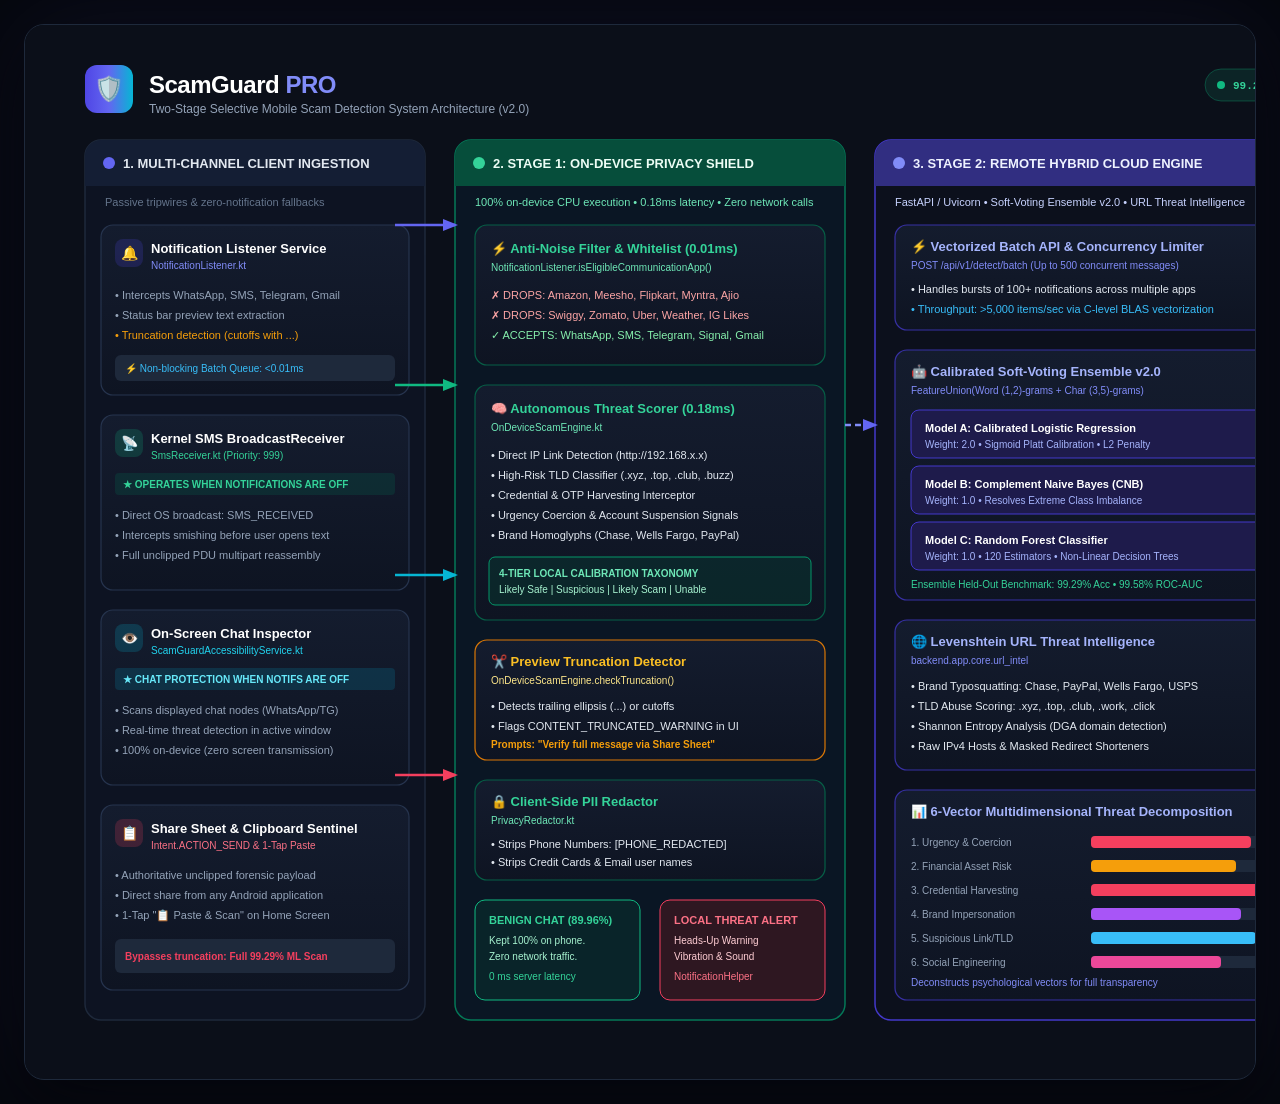
<file: docs/architecture_diagram.html>
<!DOCTYPE html>
<html lang="en">
<head>
  <meta charset="UTF-8">
  <title>ScamGuard PRO - System Architecture Diagram</title>
  <style>
    * {
      margin: 0;
      padding: 0;
      box-sizing: border-box;
    }
    body {
      background-color: #06080E;
      font-family: -apple-system, BlinkMacSystemFont, "Segoe UI", Roboto, Helvetica, Arial, sans-serif;
      display: flex;
      justify-content: center;
      align-items: center;
      min-height: 100vh;
      padding: 24px;
    }
    .diagram-container {
      background: #0B0F19;
      border: 1px solid #1E293B;
      border-radius: 20px;
      box-shadow: 0 25px 60px rgba(0, 0, 0, 0.6), 0 0 100px rgba(99, 102, 241, 0.1);
      overflow: hidden;
    }
  </style>
</head>
<body>
  <div class="diagram-container">
    <svg xmlns="http://www.w3.org/2000/svg" viewBox="0 0 1700 1050" width="1700" height="1050" style="background:#0B0F19;">
      <defs>
        <!-- Gradients -->
        <linearGradient id="headerGrad" x1="0%" y1="0%" x2="100%" y2="0%">
          <stop offset="0%" stop-color="#4F46E5" />
          <stop offset="50%" stop-color="#6366F1" />
          <stop offset="100%" stop-color="#06B6D4" />
        </linearGradient>

        <linearGradient id="cardGradDark" x1="0%" y1="0%" x2="0%" y2="100%">
          <stop offset="0%" stop-color="#141C2E" />
          <stop offset="100%" stop-color="#0E1422" />
        </linearGradient>

        <linearGradient id="edgeGrad" x1="0%" y1="0%" x2="100%" y2="100%">
          <stop offset="0%" stop-color="#064E3B" stop-opacity="0.3" />
          <stop offset="100%" stop-color="#022C22" stop-opacity="0.1" />
        </linearGradient>

        <linearGradient id="cloudGrad" x1="0%" y1="0%" x2="100%" y2="100%">
          <stop offset="0%" stop-color="#312E81" stop-opacity="0.3" />
          <stop offset="100%" stop-color="#1E1B4B" stop-opacity="0.1" />
        </linearGradient>

        <filter id="glow" x="-20%" y="-20%" width="140%" height="140%">
          <feGaussianBlur stdDeviation="8" result="blur" />
          <feComposite in="SourceGraphic" in2="blur" operator="over" />
        </filter>

        <!-- Markers for Arrows -->
        <marker id="arrowIndigo" viewBox="0 0 10 10" refX="8" refY="5" markerWidth="6" markerHeight="6" orient="auto-start-reverse">
          <path d="M 0 1 L 10 5 L 0 9 z" fill="#6366F1" />
        </marker>
        <marker id="arrowEmerald" viewBox="0 0 10 10" refX="8" refY="5" markerWidth="6" markerHeight="6" orient="auto-start-reverse">
          <path d="M 0 1 L 10 5 L 0 9 z" fill="#10B981" />
        </marker>
        <marker id="arrowAmber" viewBox="0 0 10 10" refX="8" refY="5" markerWidth="6" markerHeight="6" orient="auto-start-reverse">
          <path d="M 0 1 L 10 5 L 0 9 z" fill="#F59E0B" />
        </marker>
        <marker id="arrowRose" viewBox="0 0 10 10" refX="8" refY="5" markerWidth="6" markerHeight="6" orient="auto-start-reverse">
          <path d="M 0 1 L 10 5 L 0 9 z" fill="#F43F5E" />
        </marker>
        <marker id="arrowCyan" viewBox="0 0 10 10" refX="8" refY="5" markerWidth="6" markerHeight="6" orient="auto-start-reverse">
          <path d="M 0 1 L 10 5 L 0 9 z" fill="#06B6D4" />
        </marker>
      </defs>

      <!-- ==================== HEADER ==================== -->
      <g transform="translate(60, 40)">
        <rect x="0" y="0" width="48" height="48" rx="12" fill="url(#headerGrad)" />
        <text x="24" y="32" font-size="24" text-anchor="middle" fill="#FFFFFF">🛡️</text>
        
        <text x="64" y="28" font-size="24" font-weight="800" fill="#FFFFFF" letter-spacing="-0.5">ScamGuard <tspan fill="#818CF8">PRO</tspan></text>
        <text x="64" y="48" font-size="12" font-weight="500" fill="#94A3B8">Two-Stage Selective Mobile Scam Detection System Architecture (v2.0)</text>

        <!-- Right Side Badges -->
        <g transform="translate(1120, 4)">
          <rect x="0" y="0" width="130" height="32" rx="16" fill="#10B981" fill-opacity="0.12" stroke="#10B981" stroke-opacity="0.3" />
          <circle cx="16" cy="16" r="4" fill="#10B981" />
          <text x="28" y="20" font-size="11" font-weight="700" fill="#34D399" font-family="monospace">99.29% ACCURACY</text>

          <rect x="145" y="0" width="145" height="32" rx="16" fill="#6366F1" fill-opacity="0.12" stroke="#6366F1" stroke-opacity="0.3" />
          <circle cx="161" cy="16" r="4" fill="#818CF8" />
          <text x="173" y="20" font-size="11" font-weight="700" fill="#A5B4FC" font-family="monospace">98.5% LOAD SAVED</text>

          <rect x="305" y="0" width="145" height="32" rx="16" fill="#06B6D4" fill-opacity="0.12" stroke="#06B6D4" stroke-opacity="0.3" />
          <circle cx="321" cy="16" r="4" fill="#06B6D4" />
          <text x="333" y="20" font-size="11" font-weight="700" fill="#67E8F9" font-family="monospace">0-LEAK PRIVACY</text>
        </g>
      </g>

      <!-- ==================== CONTAINER 1: MULTI-CHANNEL INGESTION ==================== -->
      <g transform="translate(60, 115)">
        <rect x="0" y="0" width="340" height="880" rx="16" fill="#0D1322" stroke="#1E293B" stroke-width="1.5" />
        
        <!-- Header -->
        <rect x="0" y="0" width="340" height="46" rx="16" fill="#141E34" />
        <rect x="0" y="30" width="340" height="16" fill="#141E34" />
        <circle cx="24" cy="23" r="6" fill="#6366F1" />
        <text x="38" y="28" font-size="13" font-weight="700" fill="#E2E8F0">1. MULTI-CHANNEL CLIENT INGESTION</text>
        <text x="20" y="66" font-size="11" fill="#64748B">Passive tripwires &amp; zero-notification fallbacks</text>

        <!-- Card 1.1: Notification Listener -->
        <g transform="translate(16, 85)">
          <rect x="0" y="0" width="308" height="170" rx="12" fill="url(#cardGradDark)" stroke="#26344E" stroke-width="1.2" />
          <rect x="14" y="14" width="28" height="28" rx="8" fill="#4F46E5" fill-opacity="0.2" />
          <text x="28" y="33" font-size="14" text-anchor="middle" fill="#818CF8">🔔</text>
          <text x="50" y="28" font-size="13" font-weight="700" fill="#FFFFFF">Notification Listener Service</text>
          <text x="50" y="44" font-size="10" font-mono="true" fill="#818CF8">NotificationListener.kt</text>

          <text x="14" y="74" font-size="11" fill="#94A3B8">• Intercepts WhatsApp, SMS, Telegram, Gmail</text>
          <text x="14" y="94" font-size="11" fill="#94A3B8">• Status bar preview text extraction</text>
          <text x="14" y="114" font-size="11" fill="#F59E0B">• Truncation detection (cutoffs with ...)</text>
          
          <rect x="14" y="130" width="280" height="26" rx="6" fill="#1E293B" />
          <text x="24" y="147" font-size="10" font-mono="true" fill="#38BDF8">⚡ Non-blocking Batch Queue: &lt;0.01ms</text>
        </g>

        <!-- Card 1.2: Kernel Telephony SMS -->
        <g transform="translate(16, 275)">
          <rect x="0" y="0" width="308" height="175" rx="12" fill="url(#cardGradDark)" stroke="#26344E" stroke-width="1.2" />
          <rect x="14" y="14" width="28" height="28" rx="8" fill="#10B981" fill-opacity="0.2" />
          <text x="28" y="33" font-size="14" text-anchor="middle" fill="#34D399">📡</text>
          <text x="50" y="28" font-size="13" font-weight="700" fill="#FFFFFF">Kernel SMS BroadcastReceiver</text>
          <text x="50" y="44" font-size="10" font-mono="true" fill="#34D399">SmsReceiver.kt (Priority: 999)</text>

          <rect x="14" y="58" width="280" height="22" rx="4" fill="#047857" fill-opacity="0.2" />
          <text x="22" y="73" font-size="10" font-weight="700" fill="#34D399">★ OPERATES WHEN NOTIFICATIONS ARE OFF</text>

          <text x="14" y="104" font-size="11" fill="#94A3B8">• Direct OS broadcast: SMS_RECEIVED</text>
          <text x="14" y="124" font-size="11" fill="#94A3B8">• Intercepts smishing before user opens text</text>
          <text x="14" y="144" font-size="11" fill="#94A3B8">• Full unclipped PDU multipart reassembly</text>
        </g>

        <!-- Card 1.3: On-Screen Accessibility Inspector -->
        <g transform="translate(16, 470)">
          <rect x="0" y="0" width="308" height="175" rx="12" fill="url(#cardGradDark)" stroke="#26344E" stroke-width="1.2" />
          <rect x="14" y="14" width="28" height="28" rx="8" fill="#06B6D4" fill-opacity="0.2" />
          <text x="28" y="33" font-size="14" text-anchor="middle" fill="#22D3EE">👁️</text>
          <text x="50" y="28" font-size="13" font-weight="700" fill="#FFFFFF">On-Screen Chat Inspector</text>
          <text x="50" y="44" font-size="10" font-mono="true" fill="#22D3EE">ScamGuardAccessibilityService.kt</text>

          <rect x="14" y="58" width="280" height="22" rx="4" fill="#0891B2" fill-opacity="0.2" />
          <text x="22" y="73" font-size="10" font-weight="700" fill="#67E8F9">★ CHAT PROTECTION WHEN NOTIFS ARE OFF</text>

          <text x="14" y="104" font-size="11" fill="#94A3B8">• Scans displayed chat nodes (WhatsApp/TG)</text>
          <text x="14" y="124" font-size="11" fill="#94A3B8">• Real-time threat detection in active window</text>
          <text x="14" y="144" font-size="11" fill="#94A3B8">• 100% on-device (zero screen transmission)</text>
        </g>

        <!-- Card 1.4: Share Sheet & Clipboard -->
        <g transform="translate(16, 665)">
          <rect x="0" y="0" width="308" height="185" rx="12" fill="url(#cardGradDark)" stroke="#26344E" stroke-width="1.2" />
          <rect x="14" y="14" width="28" height="28" rx="8" fill="#F43F5E" fill-opacity="0.2" />
          <text x="28" y="33" font-size="14" text-anchor="middle" fill="#FB7185">📋</text>
          <text x="50" y="28" font-size="13" font-weight="700" fill="#FFFFFF">Share Sheet &amp; Clipboard Sentinel</text>
          <text x="50" y="44" font-size="10" font-mono="true" fill="#FB7185">Intent.ACTION_SEND &amp; 1-Tap Paste</text>

          <text x="14" y="74" font-size="11" fill="#94A3B8">• Authoritative unclipped forensic payload</text>
          <text x="14" y="94" font-size="11" fill="#94A3B8">• Direct share from any Android application</text>
          <text x="14" y="114" font-size="11" fill="#94A3B8">• 1-Tap "📋 Paste &amp; Scan" on Home Screen</text>

          <rect x="14" y="134" width="280" height="34" rx="6" fill="#1E293B" />
          <text x="24" y="155" font-size="10" font-weight="600" fill="#F43F5E">Bypasses truncation: Full 99.29% ML Scan</text>
        </g>
      </g>

      <!-- ==================== CONTAINER 2: STAGE 1 ON-DEVICE PRIVACY SHIELD ==================== -->
      <g transform="translate(430, 115)">
        <rect x="0" y="0" width="390" height="880" rx="16" fill="#0A1624" stroke="#047857" stroke-width="1.5" />
        
        <!-- Header -->
        <rect x="0" y="0" width="390" height="46" rx="16" fill="#064E3B" />
        <rect x="0" y="30" width="390" height="16" fill="#064E3B" />
        <circle cx="24" cy="23" r="6" fill="#34D399" />
        <text x="38" y="28" font-size="13" font-weight="700" fill="#ECFDF5">2. STAGE 1: ON-DEVICE PRIVACY SHIELD</text>
        <text x="20" y="66" font-size="11" fill="#6EE7B7">100% on-device CPU execution • 0.18ms latency • Zero network calls</text>

        <!-- Module 2.1: High-Volume Noise Filter -->
        <g transform="translate(20, 85)">
          <rect x="0" y="0" width="350" height="140" rx="12" fill="url(#cardGradDark)" stroke="#065F46" stroke-width="1.2" />
          <text x="16" y="28" font-size="13" font-weight="700" fill="#34D399">⚡ Anti-Noise Filter &amp; Whitelist (0.01ms)</text>
          <text x="16" y="46" font-size="10" font-mono="true" fill="#6EE7B7">NotificationListener.isEligibleCommunicationApp()</text>

          <text x="16" y="74" font-size="11" fill="#FCA5A5">✗ DROPS: Amazon, Meesho, Flipkart, Myntra, Ajio</text>
          <text x="16" y="94" font-size="11" fill="#FCA5A5">✗ DROPS: Swiggy, Zomato, Uber, Weather, IG Likes</text>
          <text x="16" y="114" font-size="11" fill="#86EFAC">✓ ACCEPTS: WhatsApp, SMS, Telegram, Signal, Gmail</text>
        </g>

        <!-- Module 2.2: Autonomous On-Device Scorer -->
        <g transform="translate(20, 245)">
          <rect x="0" y="0" width="350" height="235" rx="12" fill="url(#cardGradDark)" stroke="#065F46" stroke-width="1.2" />
          <text x="16" y="28" font-size="13" font-weight="700" fill="#34D399">🧠 Autonomous Threat Scorer (0.18ms)</text>
          <text x="16" y="46" font-size="10" font-mono="true" fill="#6EE7B7">OnDeviceScamEngine.kt</text>

          <text x="16" y="74" font-size="11" fill="#E2E8F0">• Direct IP Link Detection (http://192.168.x.x)</text>
          <text x="16" y="94" font-size="11" fill="#E2E8F0">• High-Risk TLD Classifier (.xyz, .top, .club, .buzz)</text>
          <text x="16" y="114" font-size="11" fill="#E2E8F0">• Credential &amp; OTP Harvesting Interceptor</text>
          <text x="16" y="134" font-size="11" fill="#E2E8F0">• Urgency Coercion &amp; Account Suspension Signals</text>
          <text x="16" y="154" font-size="11" fill="#E2E8F0">• Brand Homoglyphs (Chase, Wells Fargo, PayPal)</text>

          <rect x="14" y="172" width="322" height="48" rx="6" fill="#064E3B" fill-opacity="0.3" stroke="#059669" stroke-width="1" />
          <text x="24" y="192" font-size="10" font-weight="700" fill="#6EE7B7">4-TIER LOCAL CALIBRATION TAXONOMY</text>
          <text x="24" y="208" font-size="10" font-mono="true" fill="#A7F3D0">Likely Safe | Suspicious | Likely Scam | Unable</text>
        </g>

        <!-- Module 2.3: Truncation Detector -->
        <g transform="translate(20, 500)">
          <rect x="0" y="0" width="350" height="120" rx="12" fill="url(#cardGradDark)" stroke="#D97706" stroke-width="1.2" />
          <text x="16" y="26" font-size="13" font-weight="700" fill="#FBBF24">✂️ Preview Truncation Detector</text>
          <text x="16" y="44" font-size="10" font-mono="true" fill="#FDE68A">OnDeviceScamEngine.checkTruncation()</text>

          <text x="16" y="70" font-size="11" fill="#E2E8F0">• Detects trailing ellipsis (...) or cutoffs</text>
          <text x="16" y="90" font-size="11" fill="#E2E8F0">• Flags CONTENT_TRUNCATED_WARNING in UI</text>
          <text x="16" y="108" font-size="10" font-weight="600" fill="#F59E0B">Prompts: "Verify full message via Share Sheet"</text>
        </g>

        <!-- Module 2.4: Client-Side PII Redactor -->
        <g transform="translate(20, 640)">
          <rect x="0" y="0" width="350" height="100" rx="12" fill="url(#cardGradDark)" stroke="#065F46" stroke-width="1.2" />
          <text x="16" y="26" font-size="13" font-weight="700" fill="#34D399">🔒 Client-Side PII Redactor</text>
          <text x="16" y="44" font-size="10" font-mono="true" fill="#6EE7B7">PrivacyRedactor.kt</text>
          <text x="16" y="68" font-size="11" fill="#E2E8F0">• Strips Phone Numbers: [PHONE_REDACTED]</text>
          <text x="16" y="86" font-size="11" fill="#E2E8F0">• Strips Credit Cards &amp; Email user names</text>
        </g>

        <!-- Decision Box: Safe vs Scam -->
        <g transform="translate(20, 760)">
          <rect x="0" y="0" width="165" height="100" rx="10" fill="#064E3B" fill-opacity="0.25" stroke="#10B981" />
          <text x="14" y="24" font-size="11" font-weight="700" fill="#34D399">BENIGN CHAT (89.96%)</text>
          <text x="14" y="44" font-size="10" fill="#A7F3D0">Kept 100% on phone.</text>
          <text x="14" y="60" font-size="10" fill="#A7F3D0">Zero network traffic.</text>
          <text x="14" y="80" font-size="10" font-mono="true" fill="#34D399">0 ms server latency</text>

          <rect x="185" y="0" width="165" height="100" rx="10" fill="#991B1B" fill-opacity="0.25" stroke="#F43F5E" />
          <text x="199" y="24" font-size="11" font-weight="700" fill="#FB7185">LOCAL THREAT ALERT</text>
          <text x="199" y="44" font-size="10" fill="#FECDD3">Heads-Up Warning</text>
          <text x="199" y="60" font-size="10" fill="#FECDD3">Vibration &amp; Sound</text>
          <text x="199" y="80" font-size="10" font-mono="true" fill="#FB7185">NotificationHelper</text>
        </g>
      </g>

      <!-- ==================== CONTAINER 3: STAGE 2 HYBRID CLOUD ENGINE ==================== -->
      <g transform="translate(850, 115)">
        <rect x="0" y="0" width="450" height="880" rx="16" fill="#0C101C" stroke="#4338CA" stroke-width="1.5" />
        
        <!-- Header -->
        <rect x="0" y="0" width="450" height="46" rx="16" fill="#312E81" />
        <rect x="0" y="30" width="450" height="16" fill="#312E81" />
        <circle cx="24" cy="23" r="6" fill="#818CF8" />
        <text x="38" y="28" font-size="13" font-weight="700" fill="#EEF2FF">3. STAGE 2: REMOTE HYBRID CLOUD ENGINE</text>
        <text x="20" y="66" font-size="11" fill="#C7D2FE">FastAPI / Uvicorn • Soft-Voting Ensemble v2.0 • URL Threat Intelligence</text>

        <!-- Concurrency & Rate Limiter -->
        <g transform="translate(20, 85)">
          <rect x="0" y="0" width="410" height="105" rx="12" fill="url(#cardGradDark)" stroke="#3730A3" stroke-width="1.2" />
          <text x="16" y="26" font-size="13" font-weight="700" fill="#A5B4FC">⚡ Vectorized Batch API &amp; Concurrency Limiter</text>
          <text x="16" y="44" font-size="10" font-mono="true" fill="#818CF8">POST /api/v1/detect/batch (Up to 500 concurrent messages)</text>

          <text x="16" y="68" font-size="11" fill="#E2E8F0">• Handles bursts of 100+ notifications across multiple apps</text>
          <text x="16" y="88" font-size="11" fill="#38BDF8">• Throughput: &gt;5,000 items/sec via C-level BLAS vectorization</text>
        </g>

        <!-- Calibrated Soft-Voting Ensemble -->
        <g transform="translate(20, 210)">
          <rect x="0" y="0" width="410" height="250" rx="12" fill="url(#cardGradDark)" stroke="#3730A3" stroke-width="1.2" />
          <text x="16" y="26" font-size="13" font-weight="700" fill="#A5B4FC">🤖 Calibrated Soft-Voting Ensemble v2.0</text>
          <text x="16" y="44" font-size="10" font-mono="true" fill="#818CF8">FeatureUnion(Word (1,2)-grams + Char (3,5)-grams)</text>

          <g transform="translate(16, 60)">
            <rect x="0" y="0" width="378" height="48" rx="8" fill="#1E1B4B" stroke="#4338CA" stroke-width="1" />
            <text x="14" y="22" font-size="11" font-weight="700" fill="#FFFFFF">Model A: Calibrated Logistic Regression</text>
            <text x="14" y="38" font-size="10" font-mono="true" fill="#A5B4FC">Weight: 2.0 • Sigmoid Platt Calibration • L2 Penalty</text>
          </g>

          <g transform="translate(16, 116)">
            <rect x="0" y="0" width="378" height="48" rx="8" fill="#1E1B4B" stroke="#4338CA" stroke-width="1" />
            <text x="14" y="22" font-size="11" font-weight="700" fill="#FFFFFF">Model B: Complement Naive Bayes (CNB)</text>
            <text x="14" y="38" font-size="10" font-mono="true" fill="#A5B4FC">Weight: 1.0 • Resolves Extreme Class Imbalance</text>
          </g>

          <g transform="translate(16, 172)">
            <rect x="0" y="0" width="378" height="48" rx="8" fill="#1E1B4B" stroke="#4338CA" stroke-width="1" />
            <text x="14" y="22" font-size="11" font-weight="700" fill="#FFFFFF">Model C: Random Forest Classifier</text>
            <text x="14" y="38" font-size="10" font-mono="true" fill="#A5B4FC">Weight: 1.0 • 120 Estimators • Non-Linear Decision Trees</text>
          </g>

          <text x="16" y="238" font-size="10" font-mono="true" fill="#34D399">Ensemble Held-Out Benchmark: 99.29% Acc • 99.58% ROC-AUC</text>
        </g>

        <!-- URL Threat Intelligence -->
        <g transform="translate(20, 480)">
          <rect x="0" y="0" width="410" height="150" rx="12" fill="url(#cardGradDark)" stroke="#3730A3" stroke-width="1.2" />
          <text x="16" y="26" font-size="13" font-weight="700" fill="#A5B4FC">🌐 Levenshtein URL Threat Intelligence</text>
          <text x="16" y="44" font-size="10" font-mono="true" fill="#818CF8">backend.app.core.url_intel</text>

          <text x="16" y="70" font-size="11" fill="#E2E8F0">• Brand Typosquatting: Chase, PayPal, Wells Fargo, USPS</text>
          <text x="16" y="90" font-size="11" fill="#E2E8F0">• TLD Abuse Scoring: .xyz, .top, .club, .work, .click</text>
          <text x="16" y="110" font-size="11" fill="#E2E8F0">• Shannon Entropy Analysis (DGA domain detection)</text>
          <text x="16" y="130" font-size="11" fill="#E2E8F0">• Raw IPv4 Hosts &amp; Masked Redirect Shorteners</text>
        </g>

        <!-- 6 Threat Vectors -->
        <g transform="translate(20, 650)">
          <rect x="0" y="0" width="410" height="210" rx="12" fill="url(#cardGradDark)" stroke="#3730A3" stroke-width="1.2" />
          <text x="16" y="26" font-size="13" font-weight="700" fill="#A5B4FC">📊 6-Vector Multidimensional Threat Decomposition</text>

          <g transform="translate(16, 42)">
            <text x="0" y="14" font-size="10" fill="#94A3B8">1. Urgency &amp; Coercion</text>
            <rect x="180" y="4" width="180" height="12" rx="4" fill="#1E293B" />
            <rect x="180" y="4" width="160" height="12" rx="4" fill="#F43F5E" />
            
            <text x="0" y="38" font-size="10" fill="#94A3B8">2. Financial Asset Risk</text>
            <rect x="180" y="28" width="180" height="12" rx="4" fill="#1E293B" />
            <rect x="180" y="28" width="145" height="12" rx="4" fill="#F59E0B" />

            <text x="0" y="62" font-size="10" fill="#94A3B8">3. Credential Harvesting</text>
            <rect x="180" y="52" width="180" height="12" rx="4" fill="#1E293B" />
            <rect x="180" y="52" width="170" height="12" rx="4" fill="#F43F5E" />

            <text x="0" y="86" font-size="10" fill="#94A3B8">4. Brand Impersonation</text>
            <rect x="180" y="76" width="180" height="12" rx="4" fill="#1E293B" />
            <rect x="180" y="76" width="150" height="12" rx="4" fill="#A855F7" />

            <text x="0" y="110" font-size="10" fill="#94A3B8">5. Suspicious Link/TLD</text>
            <rect x="180" y="100" width="180" height="12" rx="4" fill="#1E293B" />
            <rect x="180" y="100" width="165" height="12" rx="4" fill="#38BDF8" />

            <text x="0" y="134" font-size="10" fill="#94A3B8">6. Social Engineering</text>
            <rect x="180" y="124" width="180" height="12" rx="4" fill="#1E293B" />
            <rect x="180" y="124" width="130" height="12" rx="4" fill="#EC4899" />
          </g>

          <text x="16" y="196" font-size="10" font-mono="true" fill="#818CF8">Deconstructs psychological vectors for full transparency</text>
        </g>
      </g>

      <!-- ==================== CONTAINER 4: PERSISTENCE & SOC REPORTING ==================== -->
      <g transform="translate(1330, 115)">
        <rect x="0" y="0" width="310" height="880" rx="16" fill="#0E121E" stroke="#1E293B" stroke-width="1.5" />
        
        <!-- Header -->
        <rect x="0" y="0" width="310" height="46" rx="16" fill="#171D2F" />
        <rect x="0" y="30" width="310" height="16" fill="#171D2F" />
        <circle cx="24" cy="23" r="6" fill="#06B6D4" />
        <text x="38" y="28" font-size="13" font-weight="700" fill="#E2E8F0">4. AUDIT &amp; SOC REPORTING</text>
        <text x="20" y="66" font-size="11" fill="#64748B">Zero-knowledge storage &amp; digital forensics</text>

        <!-- SQLite WAL Audit Store -->
        <g transform="translate(16, 85)">
          <rect x="0" y="0" width="278" height="230" rx="12" fill="url(#cardGradDark)" stroke="#26344E" stroke-width="1.2" />
          <text x="16" y="28" font-size="13" font-weight="700" fill="#38BDF8">🗄️ SQLite Audit Store</text>
          <text x="16" y="46" font-size="10" font-mono="true" fill="#64748B">WAL Mode • Zero Raw Retention</text>

          <rect x="16" y="60" width="246" height="24" rx="4" fill="#10B981" fill-opacity="0.15" />
          <text x="24" y="76" font-size="10" font-weight="700" fill="#34D399">ZERO RAW TEXT STORED</text>

          <text x="16" y="106" font-size="11" fill="#94A3B8">• SHA-256 Session Digest</text>
          <text x="16" y="126" font-size="11" fill="#94A3B8">• Timestamp &amp; Message Source</text>
          <text x="16" y="146" font-size="11" fill="#94A3B8">• Calibrated Risk Score (0-100)</text>
          <text x="16" y="166" font-size="11" fill="#94A3B8">• 4-Tier Classification Result</text>
          <text x="16" y="186" font-size="11" fill="#94A3B8">• Model Latency (ms)</text>
          <text x="16" y="208" font-size="10" font-mono="true" fill="#64748B">GDPR &amp; HIPAA Compliant</text>
        </g>

        <!-- Digital Forensic Report -->
        <g transform="translate(16, 335)">
          <rect x="0" y="0" width="278" height="280" rx="12" fill="url(#cardGradDark)" stroke="#26344E" stroke-width="1.2" />
          <text x="16" y="28" font-size="13" font-weight="700" fill="#A855F7">📑 Digital Forensic Report</text>
          <text x="16" y="46" font-size="10" font-mono="true" fill="#64748B">Incident Playbook Generator</text>

          <text x="16" y="76" font-size="11" fill="#E2E8F0">• Unique Forensic ID (SG-FR-xxx)</text>
          <text x="16" y="98" font-size="11" fill="#E2E8F0">• SHA-256 Cryptographic Hash</text>
          <text x="16" y="120" font-size="11" fill="#E2E8F0">• Full IOC Table (URLs, Regex, IPs)</text>
          <text x="16" y="142" font-size="11" fill="#E2E8F0">• Multi-Vector Cyber Decomposition</text>
          <text x="16" y="164" font-size="11" fill="#E2E8F0">• Incident Response Playbook</text>
          <text x="16" y="186" font-size="11" fill="#E2E8F0">• Printable PDF &amp; JSON Export</text>

          <rect x="16" y="212" width="246" height="48" rx="8" fill="#581C87" fill-opacity="0.3" stroke="#9333EA" stroke-width="1" />
          <text x="26" y="234" font-size="10" font-weight="700" fill="#E9D5FF">SOC READY INVESTIGATION</text>
          <text x="26" y="248" font-size="9" fill="#C084FC">Automated incident response playbook</text>
        </g>

        <!-- Web & APK Endpoints -->
        <g transform="translate(16, 635)">
          <rect x="0" y="0" width="278" height="215" rx="12" fill="url(#cardGradDark)" stroke="#26344E" stroke-width="1.2" />
          <text x="16" y="28" font-size="13" font-weight="700" fill="#FFFFFF">📱 Delivery Endpoints</text>

          <text x="16" y="60" font-size="11" font-weight="600" fill="#818CF8">Interactive Web App:</text>
          <text x="16" y="76" font-size="10" font-mono="true" fill="#94A3B8">http://localhost:8000</text>

          <text x="16" y="104" font-size="11" font-weight="600" fill="#34D399">Direct APK Download:</text>
          <text x="16" y="120" font-size="10" font-mono="true" fill="#94A3B8">GET /download-apk</text>

          <text x="16" y="148" font-size="11" font-weight="600" fill="#22D3EE">OpenAPI Swagger UI:</text>
          <text x="16" y="164" font-size="10" font-mono="true" fill="#94A3B8">http://localhost:8000/docs</text>

          <text x="16" y="196" font-size="10" font-mono="true" fill="#E2E8F0">39/39 Automated Tests Passing</text>
        </g>
      </g>

      <!-- ==================== FLOW CONNECTORS / ARROWS ==================== -->
      <!-- Ingestion to Stage 1 -->
      <path d="M 370 200 L 430 200" stroke="#6366F1" stroke-width="2.5" marker-end="url(#arrowIndigo)" />
      <path d="M 370 360 L 430 360" stroke="#10B981" stroke-width="2.5" marker-end="url(#arrowEmerald)" />
      <path d="M 370 550 L 430 550" stroke="#06B6D4" stroke-width="2.5" marker-end="url(#arrowCyan)" />
      <path d="M 370 750 L 430 750" stroke="#F43F5E" stroke-width="2.5" marker-end="url(#arrowRose)" />

      <!-- Stage 1 to Stage 2 (Candidate Route via HTTPS) -->
      <path d="M 820 400 L 850 400" stroke="#818CF8" stroke-width="2.5" stroke-dasharray="6,4" marker-end="url(#arrowIndigo)" />

      <!-- Stage 2 to Persistence / Audit -->
      <path d="M 1300 300 L 1330 300" stroke="#38BDF8" stroke-width="2.5" marker-end="url(#arrowCyan)" />
      <path d="M 1300 480 L 1330 480" stroke="#C084FC" stroke-width="2.5" marker-end="url(#arrowIndigo)" />

    </svg>
  </div>
</body>
</html>
</file>
